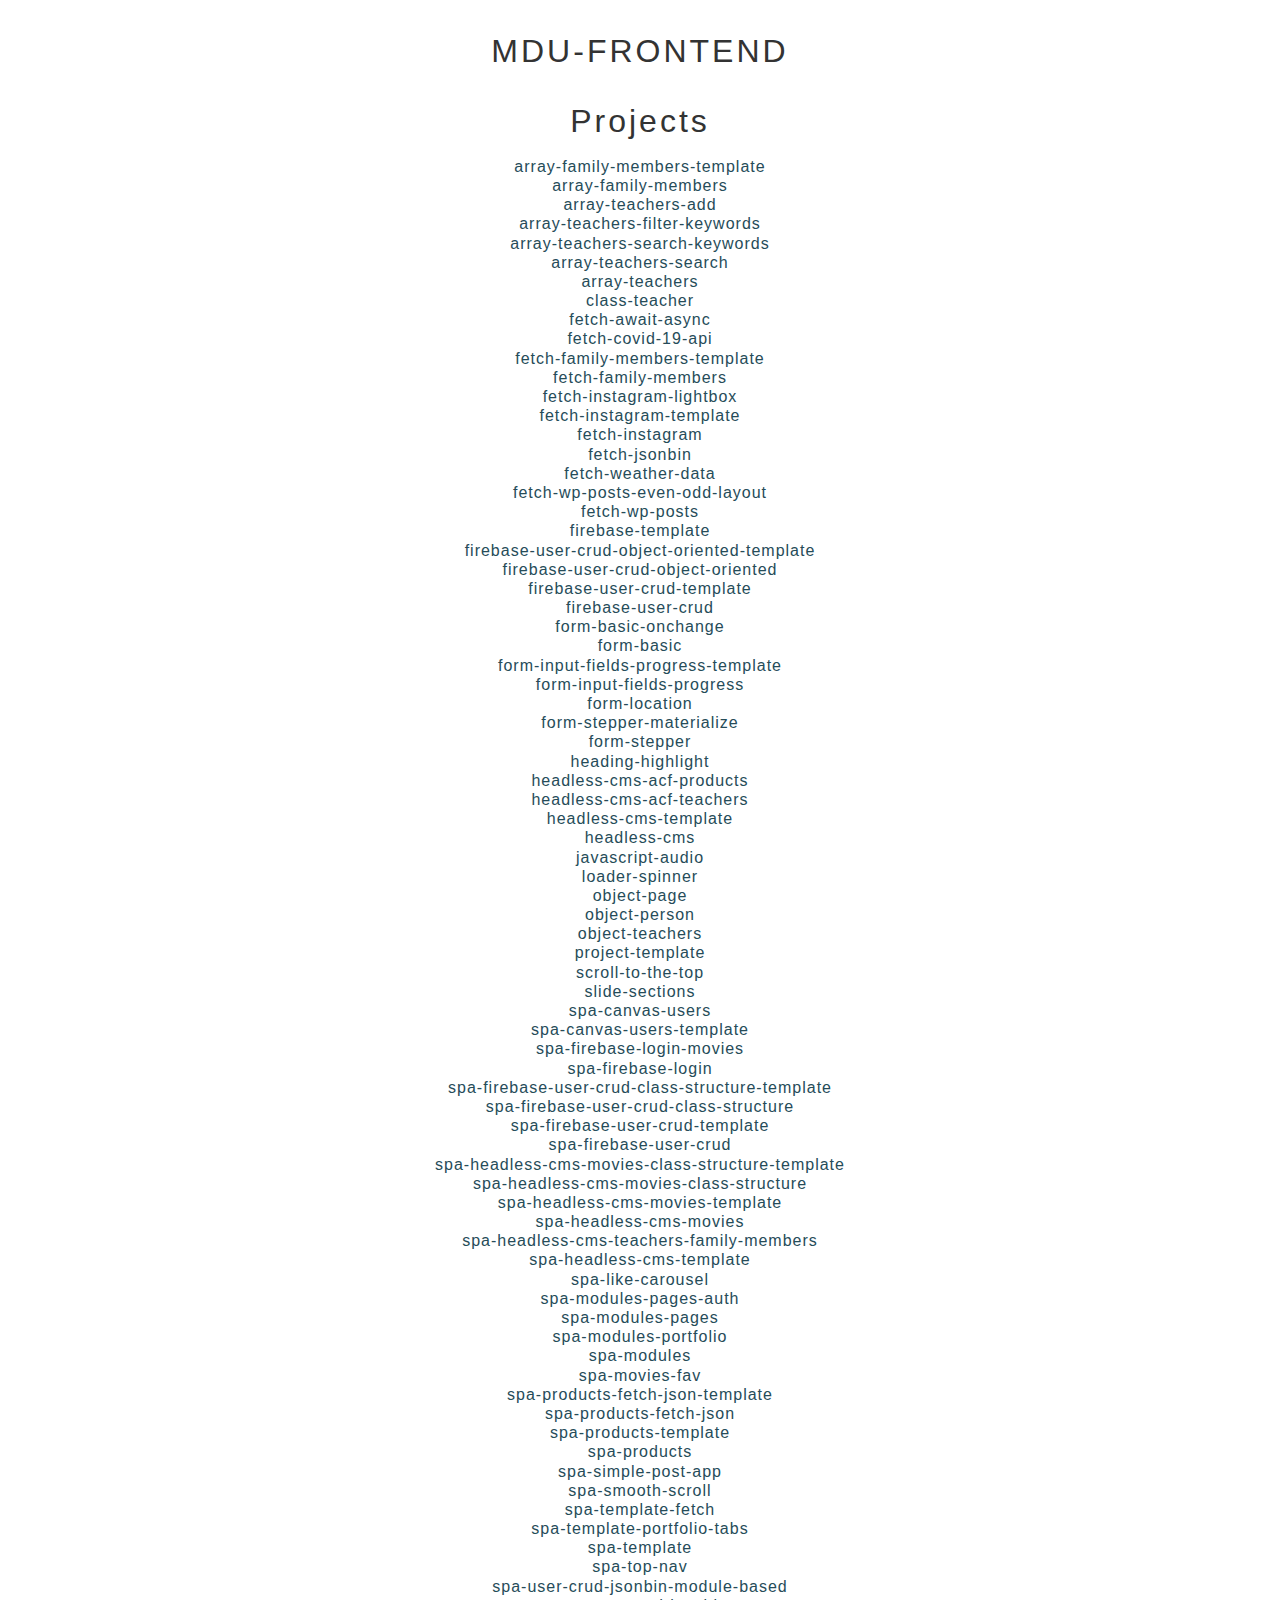
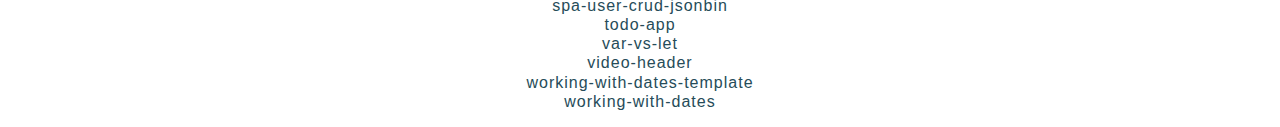
<file: index.html>
<!doctype html>
<html lang="en">

<head>
  <meta charset="utf-8">
  <meta name="viewport" content="width=device-width, initial-scale=1, shrink-to-fit=no">
  <meta name="description" content="Get started with HTML, CSS and JavaScript">
  <meta name="author" content="Rasmus Cederdorff">
  <title>MDU-FRONTEND</title>
  <style>
    * {
      line-height: 1.2;
      margin: 0;
    }

    html {
      color: #333;
      display: table;
      font-family: "Helvetica Neue", Helvetica, Arial, sans-serif;
      height: 100%;
      text-align: center;
      width: 100%;
    }

    h1 {
      font-size: 2em;
      font-weight: 400;
      letter-spacing: 3px;
      margin: 1em 0;
      text-transform: uppercase;
    }

    h3 {
      font-size: 2em;
      font-weight: 400;
      letter-spacing: 3px;
    }

    ul {
      list-style-type: none;
      padding: 0;
      margin: 1em 0;
    }

    a {
      letter-spacing: 1px;
      text-decoration: none;
      color: rgb(38, 76, 89);
    }

    a:hover {
      opacity: 0.6;
    }
  </style>
</head>

<body>
  <header>
    <h1>MDU-FRONTEND</h1>
    <h3>Projects</h3>
  </header>

  <ul>
    <li><a href="array-family-members-template">array-family-members-template</a></li>
    <li><a href="array-family-members">array-family-members</a></li>
    <li><a href="array-teachers-add">array-teachers-add</a></li>
    <li><a href="array-teachers-filter-keywords">array-teachers-filter-keywords</a></li>
    <li><a href="array-teachers-search-keywords">array-teachers-search-keywords</a></li>
    <li><a href="array-teachers-search">array-teachers-search</a></li>
    <li><a href="array-teachers">array-teachers</a></li>
    <li><a href="class-teacher">class-teacher</a></li>
    <li><a href="fetch-await-async">fetch-await-async</a></li>
    <li><a href="fetch-covid-19-api">fetch-covid-19-api</a></li>
    <li><a href="fetch-family-members-template">fetch-family-members-template</a></li>
    <li><a href="fetch-family-members">fetch-family-members</a></li>
    <li><a href="fetch-instagram-lightbox">fetch-instagram-lightbox</a></li>
    <li><a href="fetch-instagram-template">fetch-instagram-template</a></li>
    <li><a href="fetch-instagram">fetch-instagram</a></li>
    <li><a href="fetch-jsonbin">fetch-jsonbin</a></li>
    <li><a href="fetch-weather-data">fetch-weather-data</a></li>
    <li><a href="fetch-wp-posts-even-odd-layout">fetch-wp-posts-even-odd-layout</a></li>
    <li><a href="fetch-wp-posts">fetch-wp-posts</a></li>
    <li><a href="firebase-template">firebase-template</a></li>
    <li><a href="firebase-user-crud-object-oriented-template">firebase-user-crud-object-oriented-template</a></li>
    <li><a href="firebase-user-crud-object-oriented">firebase-user-crud-object-oriented</a></li>
    <li><a href="firebase-user-crud-template">firebase-user-crud-template</a></li>
    <li><a href="firebase-user-crud">firebase-user-crud</a></li>
    <li><a href="form-basic-onchange">form-basic-onchange</a></li>
    <li><a href="form-basic">form-basic</a></li>
    <li><a href="form-input-fields-progress-template">form-input-fields-progress-template</a></li>
    <li><a href="form-input-fields-progress">form-input-fields-progress</a></li>
    <li><a href="form-location">form-location</a></li>
    <li><a href="form-stepper-materialize">form-stepper-materialize</a></li>
    <li><a href="form-stepper">form-stepper</a></li>
    <li><a href="heading-highlight">heading-highlight</a></li>
    <li><a href="headless-cms-acf-products">headless-cms-acf-products</a></li>
    <li><a href="headless-cms-acf-teachers">headless-cms-acf-teachers</a></li>
    <li><a href="headless-cms-template">headless-cms-template</a></li>
    <li><a href="headless-cms">headless-cms</a></li>
    <li><a href="javascript-audio">javascript-audio</a></li>
    <li><a href="loader-spinner">loader-spinner</a></li>
    <li><a href="object-page">object-page</a></li>
    <li><a href="object-person">object-person</a></li>
    <li><a href="object-teachers">object-teachers</a></li>
    <li><a href="project-template">project-template</a></li>
    <li><a href="scroll-to-the-top">scroll-to-the-top</a></li>
    <li><a href="slide-sections">slide-sections</a></li>
    <li><a href="spa-canvas-users">spa-canvas-users</a></li>
    <li><a href="spa-canvas-users-template">spa-canvas-users-template</a></li>
    <li><a href="spa-firebase-login-movies">spa-firebase-login-movies</a></li>
    <li><a href="spa-firebase-login">spa-firebase-login</a></li>
    <li><a href="spa-firebase-user-crud-class-structure-template">spa-firebase-user-crud-class-structure-template</a>
    </li>
    <li><a href="spa-firebase-user-crud-class-structure">spa-firebase-user-crud-class-structure</a></li>
    <li><a href="spa-firebase-user-crud-template">spa-firebase-user-crud-template</a></li>
    <li><a href="spa-firebase-user-crud">spa-firebase-user-crud</a></li>
    <li><a href="spa-headless-cms-movies-class-structure-template">spa-headless-cms-movies-class-structure-template</a>
    </li>
    <li><a href="spa-headless-cms-movies-class-structure">spa-headless-cms-movies-class-structure</a></li>
    <li><a href="spa-headless-cms-movies-template">spa-headless-cms-movies-template</a></li>
    <li><a href="spa-headless-cms-movies">spa-headless-cms-movies</a></li>
    <li><a href="spa-headless-cms-teachers-family-members">spa-headless-cms-teachers-family-members</a></li>
    <li><a href="spa-headless-cms-template">spa-headless-cms-template</a></li>
    <li><a href="spa-like-carousel">spa-like-carousel</a></li>
    <li><a href="spa-modules-pages-auth">spa-modules-pages-auth</a></li>
    <li><a href="spa-modules-pages">spa-modules-pages</a></li>
    <li><a href="spa-modules-portfolio">spa-modules-portfolio</a></li>
    <li><a href="spa-modules">spa-modules</a></li>
    <li><a href="spa-movies-fav">spa-movies-fav</a></li>
    <li><a href="spa-products-fetch-json-template">spa-products-fetch-json-template</a></li>
    <li><a href="spa-products-fetch-json">spa-products-fetch-json</a></li>
    <li><a href="spa-products-template">spa-products-template</a></li>
    <li><a href="spa-products">spa-products</a></li>
    <li><a href="spa-simple-post-app">spa-simple-post-app</a></li>
    <li><a href="spa-smooth-scroll">spa-smooth-scroll</a></li>
    <li><a href="spa-template-fetch">spa-template-fetch</a></li>
    <li><a href="spa-template-portfolio-tabs">spa-template-portfolio-tabs</a></li>
    <li><a href="spa-template">spa-template</a></li>
    <li><a href="spa-top-nav">spa-top-nav</a></li>
    <li><a href="spa-user-crud-jsonbin-module-based">spa-user-crud-jsonbin-module-based</a></li>
    <li><a href="spa-user-crud-jsonbin">spa-user-crud-jsonbin</a></li>
    <li><a href="todo-app">todo-app</a></li>
    <li><a href="var-vs-let">var-vs-let</a></li>
    <li><a href="video-header">video-header</a></li>
    <li><a href="working-with-dates-template">working-with-dates-template</a></li>
    <li><a href="working-with-dates">working-with-dates</a></li>
  </ul>

</body>

</html>
</file>
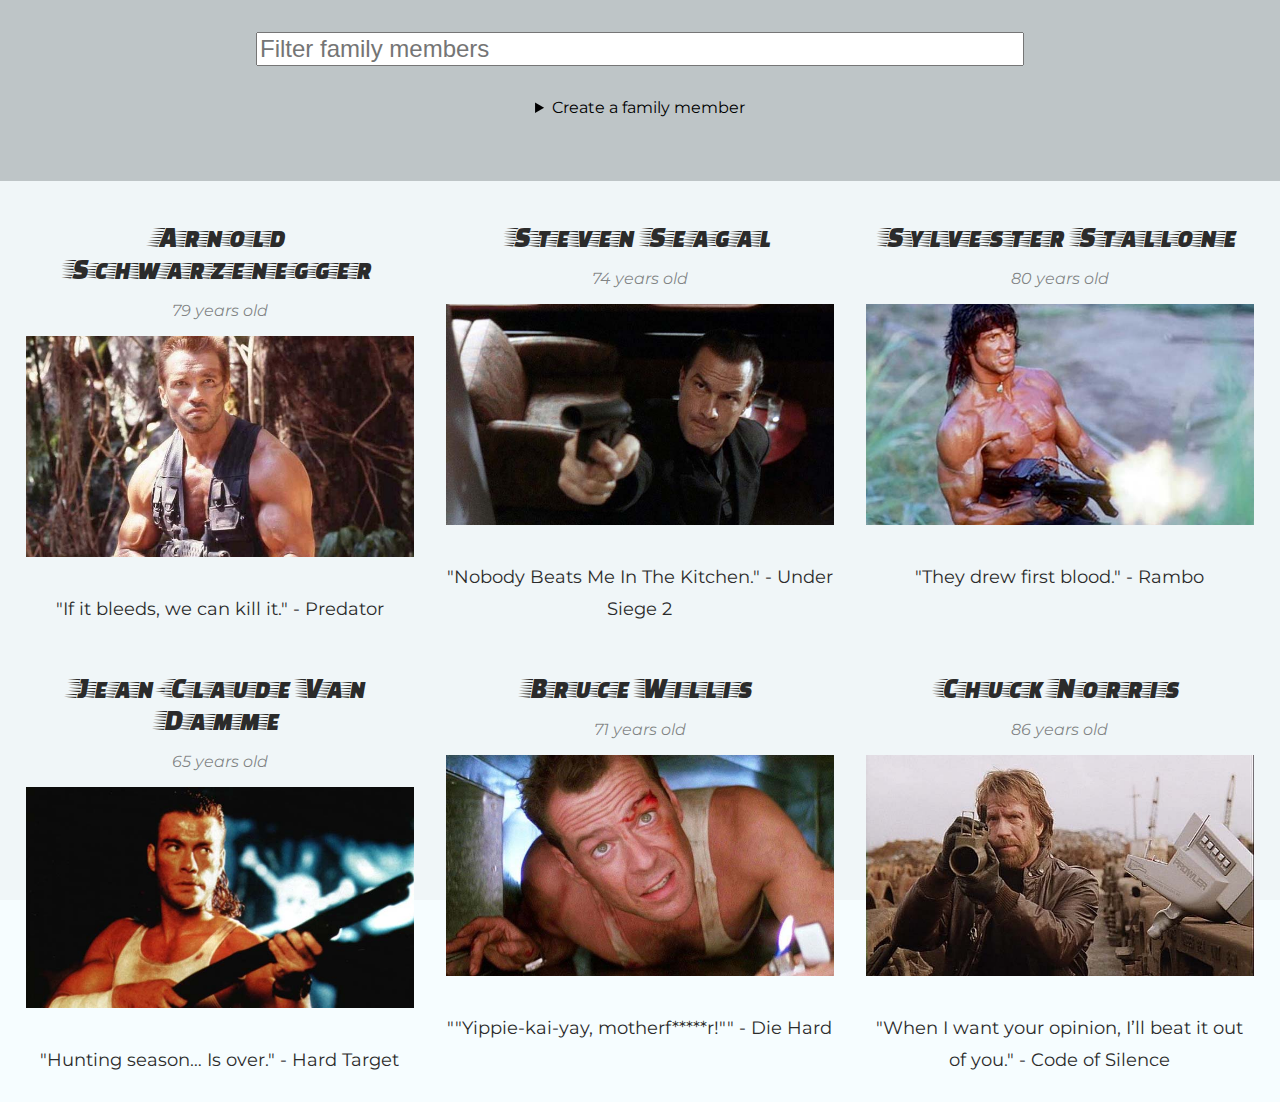
<file: array-family-members-jodan/index.html>
<!doctype html>
<html lang="en">

<head>
  <meta charset="utf-8">
  <title>Family Members Exercise</title>
  <meta name="viewport" content="width=device-width, initial-scale=1, shrink-to-fit=no">
  <meta name="description" content="Get started with HTML, CSS and JavaScript">
  <meta name="author" content="Joachim Danielsen">
  <link rel="stylesheet" href="css/main.css">
  <link rel="shortcut icon" type="image/png" href="img/favicon.png" />
  <link rel="preconnect" href="https://fonts.googleapis.com">
  <link rel="preconnect" href="https://fonts.gstatic.com" crossorigin>
  <link href="https://fonts.googleapis.com/css2?family=Faster+One&family=Montserrat:wght@500&display=swap" rel="stylesheet">
</head>

<body>
  <header>
    <input id="filter-in-family-members" type="search" list="list-family-members" autocomplete="off" placeholder="Filter family members" name="q">
    <div class="details-wrapper">
      <details>
        <summary>Create a family member</summary>
        <form class="create-family-member-form">
          <input id="input-name" class="input-create-family-member" type="text" placeholder="Name" required>
          <input id="input-birthday" class="input-create-family-member" type="date" placeholder="Birthday" required>
          <input id="input-iconic-movie-quote" class="input-create-family-member" type="text" placeholder="Iconic movie quote" required>
          <input id="input-iconic-movie-quote-citation" class="input-create-family-member" type="text" placeholder="Iconic movie quote citation" required>
          <input id="input-headshot-img" class="input-create-family-member" type="url" placeholder="Image url" required>
          <button id="button-create-family-member" type="button" name="button">OK</button>
        </form>
      </details>
    </div>
  </header>


  <section id="content" class="grid-container"></section>

  <datalist id="list-family-members">
  </datalist>

  <!-- main js file -->
  <script src="js/main.js"></script>
</body>

</html>
</file>
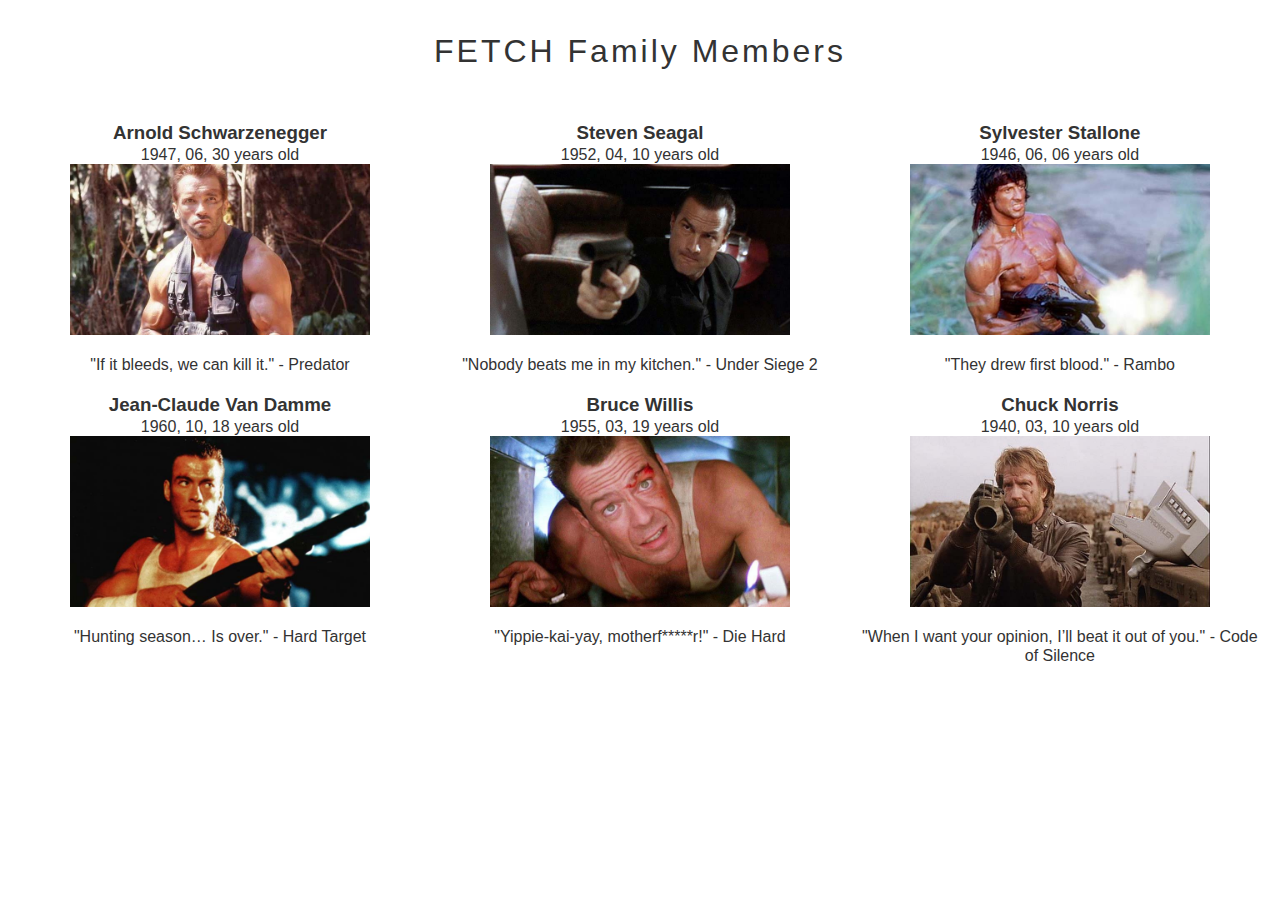
<file: fetch-family-members-jodan/index.html>
<!doctype html>
<html lang="en">

<head>
  <meta charset="utf-8">
  <meta name="viewport" content="width=device-width, initial-scale=1, shrink-to-fit=no">
  <meta name="description" content="Get started with HTML, CSS and JavaScript">
  <meta name="author" content="Rasmus Cederdorff">
  <title>FETCH Family Members</title>
  <link rel="stylesheet" href="css/main.css">
</head>

<body>
  <header>
    <h1>FETCH Family Members</h1>
  </header>

  <section id="persons" class="grid-container">
  </section>
  <!-- main js file -->
  <script src="js/main.js"></script>
</body>

</html>
</file>
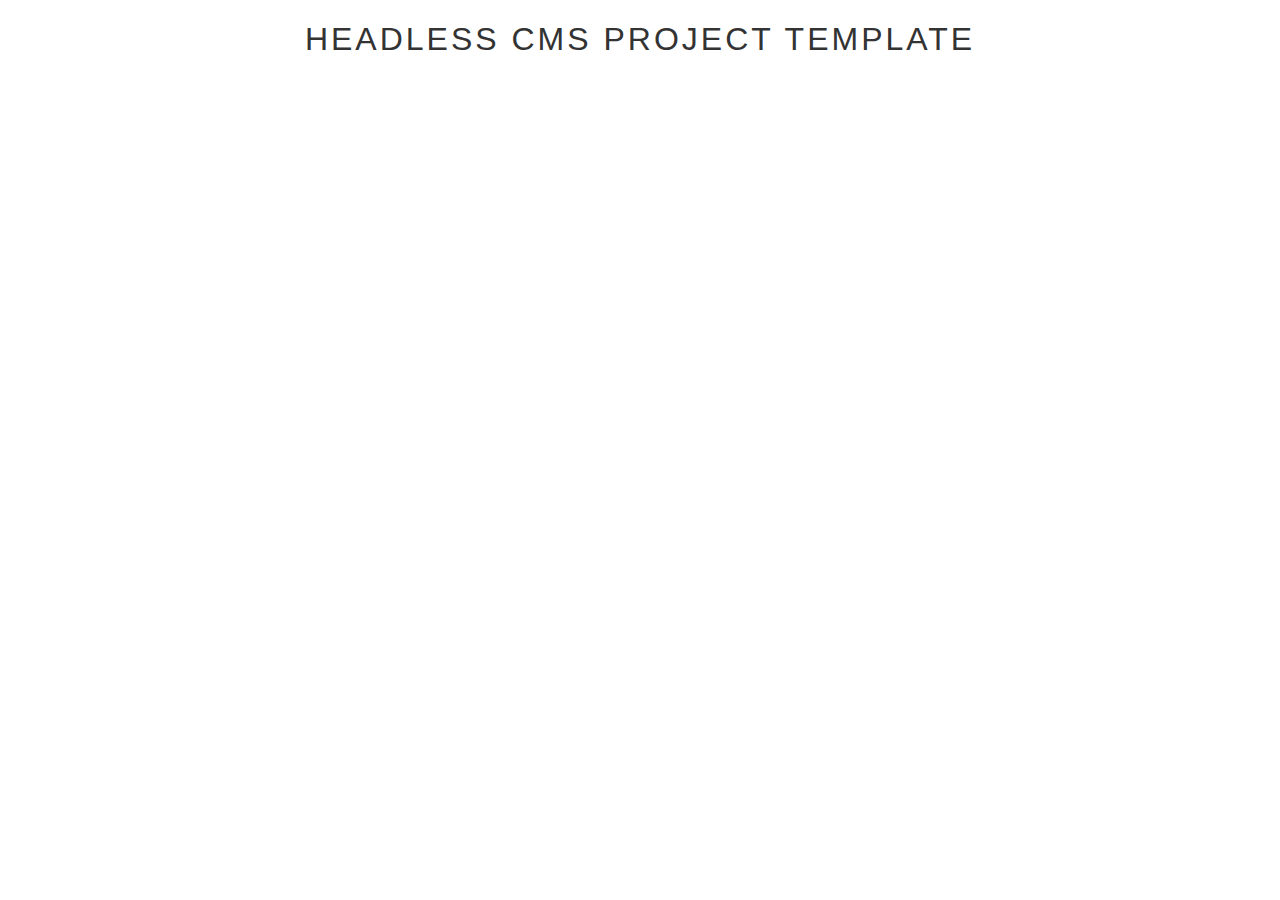
<file: headless-cms-jodan/index.html>
<!doctype html>
<html lang="en">

<head>
  <meta charset="utf-8">
  <title>HEADLESS CMS PROJECT TEMPLATE</title>
  <meta name="viewport" content="width=device-width, initial-scale=1, shrink-to-fit=no">
  <meta name="description" content="It's a CMS without a head">
  <meta name="author" content="Rasmus Cederdorff">
  <link rel="stylesheet" href="css/main.css">
  <link rel="shortcut icon" type="image/png" href="img/favicon.png" />
</head>

<body>
  <header>
    <h1>HEADLESS CMS PROJECT TEMPLATE</h1>
  </header>
  <section id="content" class="grid-container"></section>
  <!-- main js file -->
  <script src="js/main.js"></script>
</body>

</html>
</file>
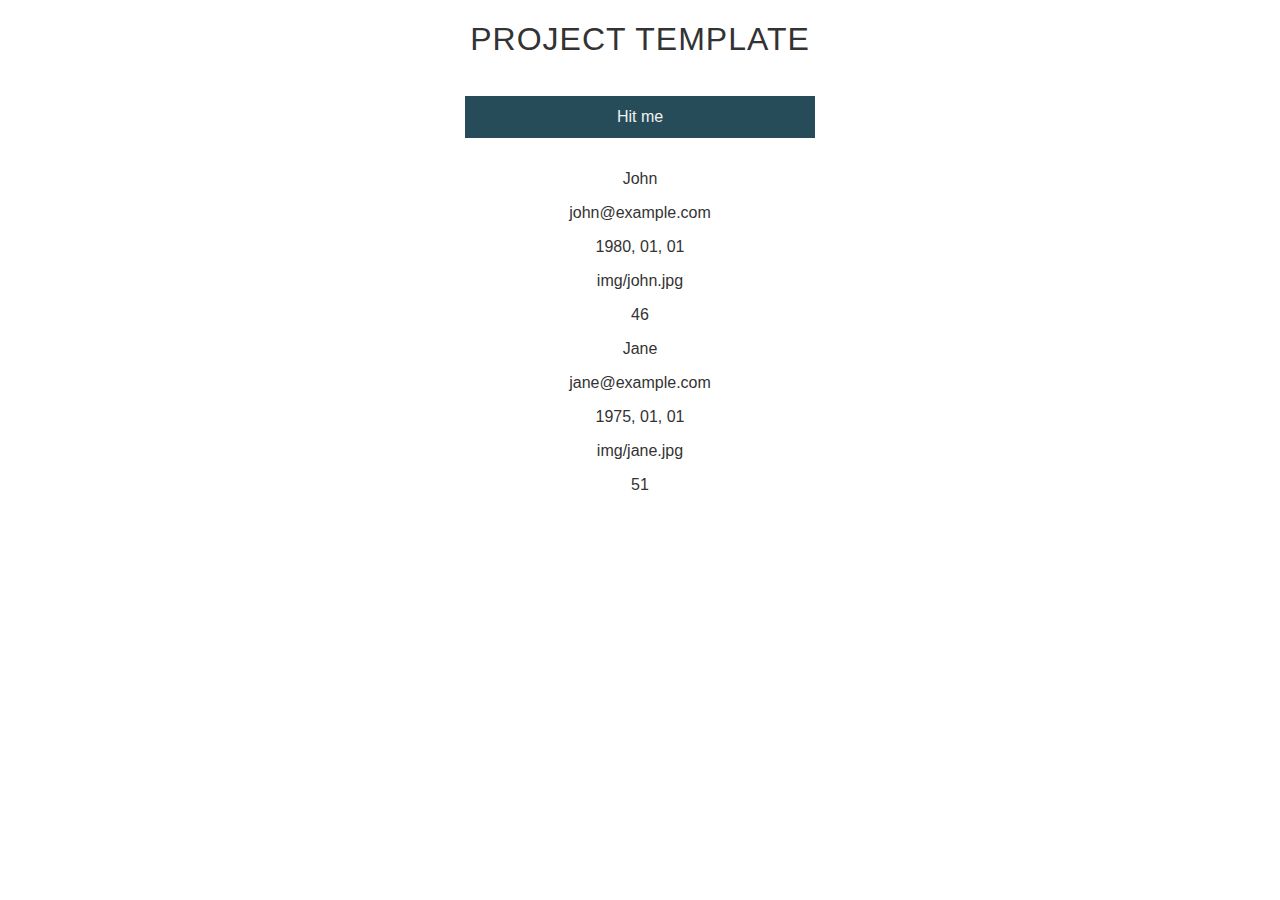
<file: person-class-jodan/index.html>
<!doctype html>
<html lang="en">

<head>
  <meta charset="utf-8">
  <title>PROJECT TEMPLATE</title>
  <meta name="viewport" content="width=device-width, initial-scale=1, shrink-to-fit=no">
  <meta name="description" content="Get started with HTML, CSS and JavaScript">
  <meta name="author" content="Rasmus Cederdorff">
  <link rel="stylesheet" href="css/main.css">
  <link rel="shortcut icon" type="image/png" href="img/favicon.png" />
</head>

<body>
  <header>
    <h1>PROJECT TEMPLATE</h1>
  </header>
  <button onclick="showAlert()">Hit me</button>
  <section id="content"></section>
  <!-- main js file -->
  <script src="js/main.js"></script>
</body>

</html>
</file>
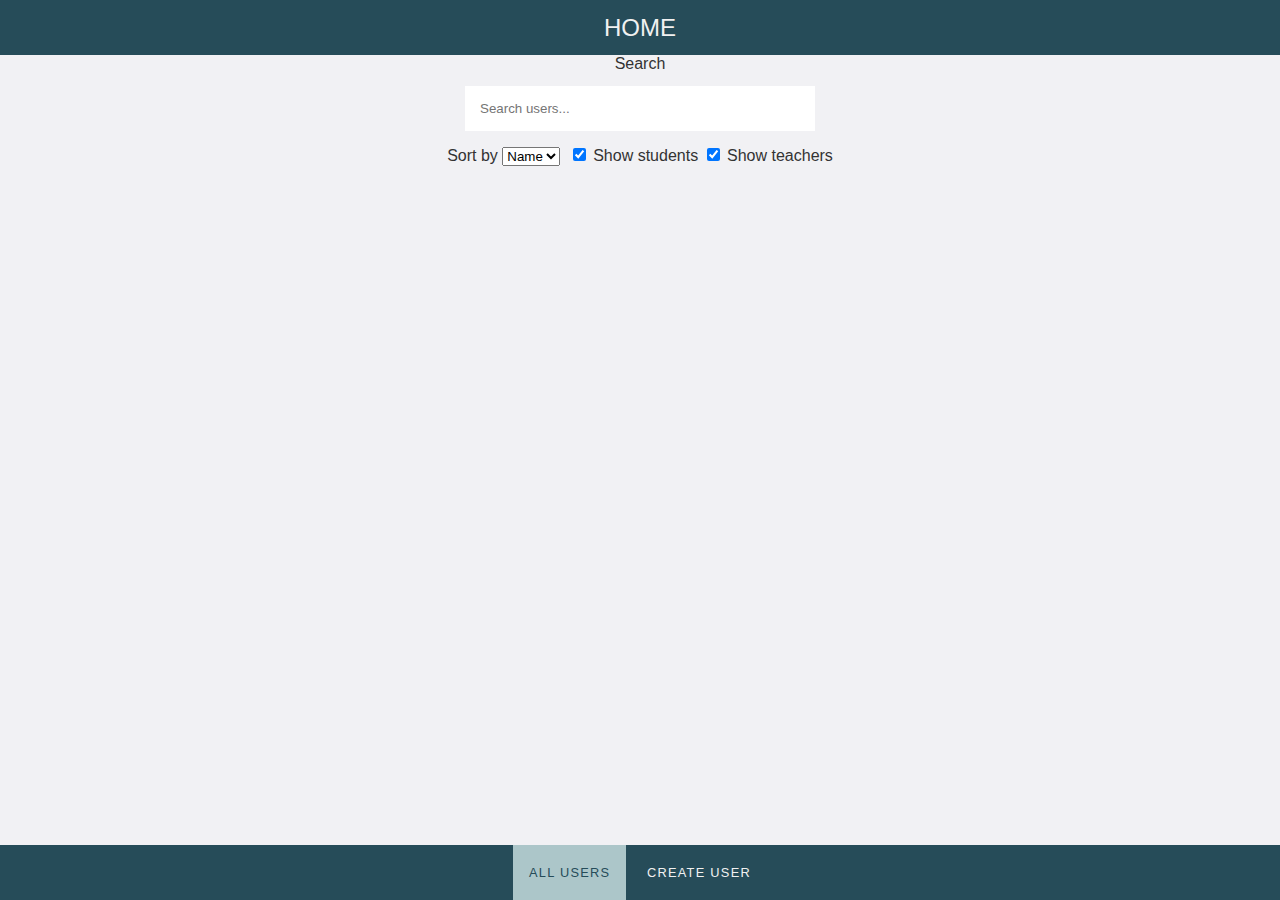
<file: spa-canvas-users-jodan/index.html>
<!doctype html>
<html lang="en">

<head>
  <meta charset="utf-8">
  <title>SINGLE PAGE WEB APP TEMPLATE</title>
  <meta name="viewport" content="width=device-width, initial-scale=1, shrink-to-fit=no">
  <meta name="description" content="Get started with HTML, CSS and JavaScript">
  <meta name="author" content="Joachim Danielsen">
  <link rel="stylesheet" href="css/main.css">
  <link rel="shortcut icon" type="image/png" href="img/favicon.png" />
</head>

<body onhashchange="pageChange()">
  <!-- tabbar navigation -->
  <nav class="tabbar">
    <a href="#home">All users</a>
    <a href="#create-user">Create user</a>
  </nav>

  <!-- pages -->
  <!-- home page -->
  <section id="home" class="page">
    <header class="topbar">
      <h2>Home</h2>
    </header>

    <!-- search -->
    <label id="search-label-filter-in-users" for="search-filter-in-users" onkeyup="search()">Search</label>
    <input id="search-filter-in-users" type="search" autocomplete="off" placeholder="Search users..." name="q">

    <!-- select -->
    <div class="sort-select-user-container">
      <label id="label-sort-for" for="product-select-sort">Sort by</label>
      <select id="sort-by" onchange="search()">
        <option>Name</option>
        <option>Id</option>
      </select>
    </div>

    <!-- checkbox -->
    <input id="checkbox-filter-in-students" type="checkbox" checked onchange="search()">
    <label id="checkbox-label-filter-in-students">Show students</label>
    <input id="checkbox-filter-in-teachers" type="checkbox" checked onchange="search()">
    <label id="checkbox-label-filter-in-teachers">Show teachers</label>

    <section id="content" class="grid-container"></section>
  </section>

  <!-- about page -->
  <section id="create-user" class="page">
    <header class="topbar">
      <h2>Create user</h2>
    </header>
    <form>
      <input id="input-create-user-name" class="create-user-input" type="text" placeholder="Name">
      <input id="input-create-user-img" class="create-user-input" type="url" placeholder="http://example.com/image.jpg" pattern="https://.*">
      <input id="input-create-user-email" class="create-user-input" type="email" placeholder="E-mail">
      <input id="input-create-user-course" class="create-user-input" type="text" placeholder="Course">
      </select>
      <select id="input-create-user-enrollment-type" class="create-user-input">
        <option>Student</option>
        <option>Teacher</option>
      </select>
      <button type="button" name="button" onclick="createUser()">Save</button>
    </form>
  </section>

  <!-- SPA functionality  -->
  <script src="js/spa.js"></script>
  <!-- main js file -->
  <script src="js/main.js"></script>
</body>

</html>
</file>
<file: array-family-members-jodan/css/main.css>
/* ---------- root variables ---------- */
:root {
  --green: rgb(38, 76, 89);
  --light-green: rgb(172, 198, 201);
  --light-grey: #f1f1f4;
  --text-color-light: #e4e4e4;
  --text-color-orange: #ff956e;
}

/* ---------- general styling ---------- */
html {
  font-family: 'Montserrat', sans-serif;
  height: 100%;
  text-align: center;
  width: 100%;
}

body {
  background-color: #F6FDFF;
  background-image: url("data:image/svg+xml,%3Csvg xmlns='http://www.w3.org/2000/svg' width='100%25' height='100%25' viewBox='0 0 100%25 100%25'%3E%3Cdefs%3E%3ClinearGradient id='a' x1='0' x2='0' y1='0' y2='100%25' gradientTransform='rotate(118,1720,643)' gradientUnits='userSpaceOnUse'%3E%3Cstop offset='0' stop-color='%23f6fdff'/%3E%3Cstop offset='0.02' stop-color='%23F6FDFF'/%3E%3Cstop offset='0.02' stop-color='%23e8eef0'/%3E%3Cstop offset='0.032' stop-color='%23F6FDFF'/%3E%3Cstop offset='0.032' stop-color='%23e9f0f2'/%3E%3Cstop offset='0.056' stop-color='%23F6FDFF'/%3E%3Cstop offset='0.056' stop-color='%23f1f7f9'/%3E%3Cstop offset='0.07' stop-color='%23F6FDFF'/%3E%3Cstop offset='0.07' stop-color='%23edf3f5'/%3E%3Cstop offset='0.1' stop-color='%23F6FDFF'/%3E%3Cstop offset='0.1' stop-color='%23eef5f6'/%3E%3Cstop offset='0.126' stop-color='%23F6FDFF'/%3E%3Cstop offset='0.126' stop-color='%23f2f9fa'/%3E%3Cstop offset='0.142' stop-color='%23F6FDFF'/%3E%3Cstop offset='0.142' stop-color='%23f6fdff'/%3E%3Cstop offset='0.159' stop-color='%23F6FDFF'/%3E%3Cstop offset='0.159' stop-color='%23f5fcfe'/%3E%3Cstop offset='0.17' stop-color='%23F6FDFF'/%3E%3Cstop offset='0.17' stop-color='%23f6fcfe'/%3E%3Cstop offset='0.197' stop-color='%23F6FDFF'/%3E%3Cstop offset='0.197' stop-color='%23f4fafc'/%3E%3Cstop offset='0.218' stop-color='%23F6FDFF'/%3E%3Cstop offset='0.218' stop-color='%23f7fdff'/%3E%3Cstop offset='0.239' stop-color='%23F6FDFF'/%3E%3Cstop offset='0.239' stop-color='%23f0f7f9'/%3E%3Cstop offset='0.254' stop-color='%23F6FDFF'/%3E%3Cstop offset='0.254' stop-color='%23edf4f5'/%3E%3Cstop offset='0.283' stop-color='%23F6FDFF'/%3E%3Cstop offset='0.283' stop-color='%23f6fdfe'/%3E%3Cstop offset='0.294' stop-color='%23F6FDFF'/%3E%3Cstop offset='0.294' stop-color='%23f4fbfd'/%3E%3Cstop offset='0.305' stop-color='%23F6FDFF'/%3E%3Cstop offset='0.305' stop-color='%23f1f8f9'/%3E%3Cstop offset='0.332' stop-color='%23F6FDFF'/%3E%3Cstop offset='0.332' stop-color='%23f4fbfd'/%3E%3Cstop offset='0.346' stop-color='%23F6FDFF'/%3E%3Cstop offset='0.346' stop-color='%23edf3f5'/%3E%3Cstop offset='0.362' stop-color='%23F6FDFF'/%3E%3Cstop offset='0.362' stop-color='%23f1f8f9'/%3E%3Cstop offset='0.381' stop-color='%23F6FDFF'/%3E%3Cstop offset='0.381' stop-color='%23f1f8fa'/%3E%3Cstop offset='0.415' stop-color='%23F6FDFF'/%3E%3Cstop offset='0.415' stop-color='%23f2f9fb'/%3E%3Cstop offset='0.428' stop-color='%23F6FDFF'/%3E%3Cstop offset='0.428' stop-color='%23e5ecee'/%3E%3Cstop offset='0.442' stop-color='%23F6FDFF'/%3E%3Cstop offset='0.442' stop-color='%23f4fbfc'/%3E%3Cstop offset='0.456' stop-color='%23F6FDFF'/%3E%3Cstop offset='0.456' stop-color='%23f1f7f9'/%3E%3Cstop offset='0.498' stop-color='%23F6FDFF'/%3E%3Cstop offset='0.498' stop-color='%23f5fcfe'/%3E%3Cstop offset='0.511' stop-color='%23F6FDFF'/%3E%3Cstop offset='0.511' stop-color='%23ecf3f5'/%3E%3Cstop offset='0.532' stop-color='%23F6FDFF'/%3E%3Cstop offset='0.532' stop-color='%23f6fcfe'/%3E%3Cstop offset='0.541' stop-color='%23F6FDFF'/%3E%3Cstop offset='0.541' stop-color='%23f5fcfe'/%3E%3Cstop offset='0.56' stop-color='%23F6FDFF'/%3E%3Cstop offset='0.56' stop-color='%23eff6f7'/%3E%3Cstop offset='0.581' stop-color='%23F6FDFF'/%3E%3Cstop offset='0.581' stop-color='%23f6fcfe'/%3E%3Cstop offset='0.6' stop-color='%23F6FDFF'/%3E%3Cstop offset='0.6' stop-color='%23edf4f6'/%3E%3Cstop offset='0.618' stop-color='%23F6FDFF'/%3E%3Cstop offset='0.618' stop-color='%23f6fcfe'/%3E%3Cstop offset='0.656' stop-color='%23F6FDFF'/%3E%3Cstop offset='0.656' stop-color='%23f4fbfd'/%3E%3Cstop offset='0.679' stop-color='%23F6FDFF'/%3E%3Cstop offset='0.679' stop-color='%23f6fdff'/%3E%3Cstop offset='0.689' stop-color='%23F6FDFF'/%3E%3Cstop offset='0.689' stop-color='%23f3fafc'/%3E%3Cstop offset='0.720' stop-color='%23F6FDFF'/%3E%3Cstop offset='0.720' stop-color='%23f0f7f8'/%3E%3Cstop offset='0.734' stop-color='%23F6FDFF'/%3E%3Cstop offset='0.734' stop-color='%23eff6f8'/%3E%3Cstop offset='0.748' stop-color='%23F6FDFF'/%3E%3Cstop offset='0.748' stop-color='%23f6fdff'/%3E%3Cstop offset='0.764' stop-color='%23F6FDFF'/%3E%3Cstop offset='0.764' stop-color='%23f6fdff'/%3E%3Cstop offset='0.788' stop-color='%23F6FDFF'/%3E%3Cstop offset='0.788' stop-color='%23f3f9fb'/%3E%3Cstop offset='0.808' stop-color='%23F6FDFF'/%3E%3Cstop offset='0.808' stop-color='%23f2f9fb'/%3E%3Cstop offset='0.831' stop-color='%23F6FDFF'/%3E%3Cstop offset='0.831' stop-color='%23e8eff1'/%3E%3Cstop offset='0.856' stop-color='%23F6FDFF'/%3E%3Cstop offset='0.856' stop-color='%23f1f8fa'/%3E%3Cstop offset='0.872' stop-color='%23F6FDFF'/%3E%3Cstop offset='0.872' stop-color='%23f2f8fa'/%3E%3Cstop offset='0.894' stop-color='%23F6FDFF'/%3E%3Cstop offset='0.894' stop-color='%23f3fafb'/%3E%3Cstop offset='0.914' stop-color='%23F6FDFF'/%3E%3Cstop offset='0.914' stop-color='%23f5fcfe'/%3E%3Cstop offset='0.942' stop-color='%23F6FDFF'/%3E%3Cstop offset='0.942' stop-color='%23f6fcfe'/%3E%3Cstop offset='0.957' stop-color='%23F6FDFF'/%3E%3Cstop offset='0.957' stop-color='%23f4fbfd'/%3E%3Cstop offset='0.973' stop-color='%23F6FDFF'/%3E%3Cstop offset='0.973' stop-color='%23f3fafc'/%3E%3Cstop offset='1' stop-color='%23F6FDFF'/%3E%3Cstop offset='1' stop-color='%23f0f6f8'/%3E%3C/linearGradient%3E%3C/defs%3E%3Crect fill='url(%23a)' x='0' y='0' width='100%25' height='100%25'/%3E%3C/svg%3E");
  background-attachment: fixed;
  background-size: cover;
  margin: 0;
  padding: 0;
}

h1 {
  font-size: 2em;
  font-weight: 400;
  letter-spacing: 1px;
}

h3 {
  color: #2b2b2b;
  font-family: 'Faster One', cursive;
  font-size: 1.8rem;
  font-weight: 400;
  letter-spacing: 1px;
  line-height: 2rem;
  margin: 0.5em 0 0.2em;
}

p {
   color: #2c2c2c91;
  font-style: italic;
}

blockquote {
  padding-top: 2rem;
  line-height: 2rem;
  font-size: 1.1rem;
  color: #2b2b2b;
  max-width: 450px;
  margin: 0 auto;
}

header {
  background-color: #bec5c7;
}

header, header details {
  padding: 2rem 0;
}

header input {
  font-size: 1.5rem;
  width: 60%;
}

.details-wrapper {
  display: flex;
  justify-content: center;
}

details {
  width: 40%;
}

details input, details button {
  display: block;
  margin-top: 1rem;
  font-size: 1.2rem;
  width: 100%;
}

details button {
  width: 6rem;
  padding: 0.1rem .5rem;
}

header button {
  display: block;
}

/* ---------- grid container styling ---------- */
.grid-container {
  display: grid;
  grid-template-columns: 100%;
  padding: 10px;
}

/* article {
  animation: fadeIn 0.4s;
} */

@media (min-width: 600px) {
  .grid-container {
    grid-template-columns: 50% 50%;
  }
}

@media (min-width: 992px) {
  .grid-container {
    grid-template-columns: 33.33% 33.33% 33.33%;
  }
}

.grid-container > article {
  text-align: center;
  padding: 1em;
}

.grid-container > article img {
  max-width: 450px;
  width: 100%;
}

/* @keyframes fadeIn {
  from {
    opacity: 0
  }

  to {
    opacity: 1
  }
} */
</file>
<file: fetch-family-members-jodan/css/main.css>
* {
  line-height: 1.2;
  margin: 0;
}

html {
  color: #333;
  display: table;
  font-family: "Helvetica Neue", Helvetica, Arial, sans-serif;
  height: 100%;
  text-align: center;
  width: 100%;
  font-weight: 200;
}

h1 {
  font-size: 2em;
  font-weight: 300;
  letter-spacing: 3px;
  margin: 1em 0;
}

/* ---------- grid container styling ---------- */
.grid-container {
  display: grid;
  grid-template-columns: 100%;
  padding: 10px;
}

@media (min-width: 600px) {
  .grid-container {
    grid-template-columns: 50% 50%;
  }
}

@media (min-width: 992px) {
  .grid-container {
    grid-template-columns: 33.33% 33.33% 33.33%;
  }
}

.grid-container>article {
  text-align: center;
  padding: 10px;
}

.grid-container>article img {
  max-width: 300px;
  width: 100%;
}

.grid-container>article img {
  max-width: 300px;
  width: 100%;
  margin-bottom: 1em;
}
</file>
<file: headless-cms-jodan/css/main.css>
html {
  color: #333;
  display: table;
  font-family: "Helvetica Neue", Helvetica, Arial, sans-serif;
  height: 100%;
  text-align: center;
  width: 100%;
  font-weight: 200;
}

h1 {
  font-size: 2em;
  font-weight: 300;
  letter-spacing: 3px;
}

/* Grid container */
.grid-container {
  display: grid;
  grid-template-columns: 100%;
  padding: 10px;
}

@media (min-width: 600px) {
  .grid-container {
    grid-template-columns: 50% 50%;
  }
}

@media (min-width: 992px) {
  .grid-container {
    grid-template-columns: 33.33% 33.33% 33.33%;
  }
}

.grid-container>article {
  text-align: center;
  padding: 10px;
}

.grid-container>article img {
  max-width: 300px;
  width: 100%;
  height: 300px;
  object-fit: contain;
  margin-bottom: 1em;
}
</file>
<file: person-class-jodan/css/main.css>
/* ---------- root variables ---------- */
:root {
  --green: rgb(38, 76, 89);
  --light-green: rgb(172, 198, 201);
  --light-grey: #f1f1f4;
  --text-color-light: #f1f1f1;
  --text-color-dark: #333;
  --font-family: "Helvetica Neue", Helvetica, Arial, sans-serif;
}

/* ---------- general styling ---------- */
html {
  color: var(--text-color-dark);
  font-family: var(--font-family);
  height: 100%;
  text-align: center;
  width: 100%;
}

body {
  margin: 0;
  padding: 0;
}

h1 {
  font-size: 2em;
  font-weight: 400;
  letter-spacing: 1px;
}

h3 {
  font-weight: 400;
  letter-spacing: 1px;
  margin: 0.5em 0 0.2em;
}

button {
  text-align: center;
  cursor: pointer;
  border: none;
  padding: 12px 15px;
  margin: 1em 0;
  font-size: 1em;
  border-radius: 0;
  color: var(--text-color-light);
  background-color: var(--green);
  width: 100%;
  max-width: 350px;
}

/* ---------- grid container styling ---------- */
.grid-container {
  display: grid;
  grid-template-columns: 100%;
  padding: 10px;
}

@media (min-width: 600px) {
  .grid-container {
    grid-template-columns: 50% 50%;
  }
}

@media (min-width: 992px) {
  .grid-container {
    grid-template-columns: 33.33% 33.33% 33.33%;
  }
}

.grid-container>article {
  text-align: center;
  padding: 1em;
}

.grid-container>article img {
  max-width: 300px;
  width: 100%;
}
</file>
<file: spa-canvas-users-jodan/css/main.css>
/* ---------- root variables ---------- */
:root {
  --green: rgb(38, 76, 89);
  --light-green: rgb(172, 198, 201);
  --light-grey: #f1f1f4;
  --text-color-light: #f1f1f1;
  --text-color-dark: #333;
  --font-family: 'Helvetica Neue', Helvetica, Arial, sans-serif;
}

/* ---------- general styling ---------- */
html {
  color: var(--text-color-dark);
  font-family: var(--font-family);
  height: 100%;
  text-align: center;
  width: 100%;
}

body {
  margin: 0;
}

h1 {
  font-size: 2em;
  font-weight: 400;
  letter-spacing: 3px;
}

h3 {
  font-weight: 400;
  letter-spacing: 1px;
  margin: 0.5em 0 0.2em;
}

/* ---------- topbar styling ---------- */
.topbar {
  background-color: var(--green);
  color: var(--text-color-light);
  padding: 13.5px;
  text-transform: uppercase;
  position: fixed;
  top: 0;
  left: 0;
  right: 0;
  z-index: 9999;
}

.topbar h2 {
  margin: 0;
  font-weight: 400;
}

/* ---------- tabbar styling ---------- */
.tabbar {
  background-color: var(--green);
  position: fixed;
  bottom: 0;
  left: 0;
  right: 0;
  z-index: 9999;
}

/* Style the links inside the navigation bar */
.tabbar a {
  display: inline-block;
  color: var(--text-color-light);
  text-align: center;
  padding: 20px 16px;
  text-decoration: none;
  font-size: 0.8em;
  letter-spacing: 0.1em;
  text-transform: uppercase;
}

/* Change the color of links on hover */
.tabbar a:hover {
  background-color: var(--light-grey);
  color: var(--text-color-dark);
}

/* Add a color to the active/current link */
.tabbar a.active {
  background-color: var(--light-green);
  color: var(--green);
}

/* ---------- page styling ---------- */
.page {
  display: none;
  /*min heigh is screen heigh minus height of tab and top bar */
  min-height: calc(100vh - 110px);
  background: var(--light-grey);
  animation: fadeIn 0.4s;
  /* padding equals height of tabbar and topbar */
  padding: 55px 0;
}

/* ---------- logo styling ---------- */
.logo {
  margin: 2em auto;
  width: 100%;
  max-width: 300px;
}

/* ---------- animations ---------- */
/* fade in */
@keyframes fadeIn {
  from {
    opacity: 0;
  }

  to {
    opacity: 1;
  }
}

/* ---------- grid container styling ---------- */
.grid-container {
  display: grid;
  grid-template-columns: 100%;
  padding: 10px;
}

@media (min-width: 600px) {
  .grid-container {
    grid-template-columns: 50% 50%;
  }
}

@media (min-width: 992px) {
  .grid-container {
    grid-template-columns: 33.33% 33.33% 33.33%;
  }
}

.grid-container > article {
  text-align: center;
  padding: 10px;
}

.grid-container > article img {
  max-width: 300px;
  width: 100%;
  height: auto;
}

/* ---------- product styling ---------- */

/* input form styling */
form {
  margin: auto;
}

form button {
  font-weight: 300;
  text-align: center;
  cursor: pointer;
  border: none;
  padding: 12px 15px;
  font-size: 1em;
  border-radius: 0;
  color: #ffffff !important;
  background-color: rgb(38, 76, 89);
  width: 100%;
  max-width: 350px;
  letter-spacing: 0.1em;
  text-transform: uppercase;
}

input[type='text'],
input[type='email'],
input[type='url'],
#search-filter-in-users {
  -webkit-appearance: none;
  margin: 1em auto;
  width: 100%;
  max-width: 350px;
  padding: 15px 15px;
  box-sizing: border-box;
  display: block;
  background: #fff;
  border: 0;
}

.sort-select-user-container {
  display: inline;
  padding-right: 0.25rem;
}
</file>
